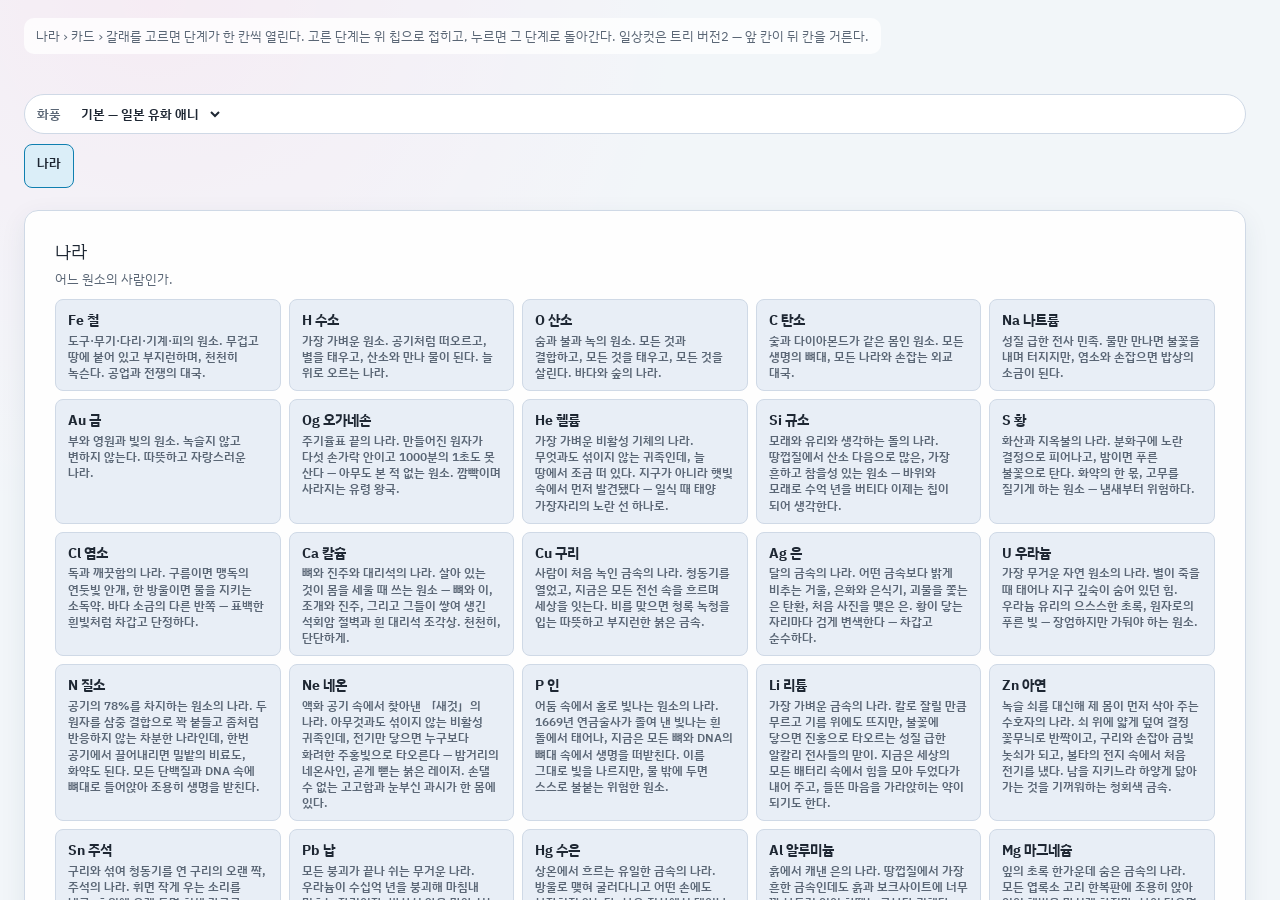
<file: prompt.html>
<!doctype html>
<html lang="ko">
<head>
<meta charset="utf-8">
<meta name="robots" content="noindex, nofollow, noarchive, noimageindex">
<meta name="viewport" content="width=device-width,initial-scale=1,viewport-fit=cover">
<meta name="theme-color" content="#f7f9fc">
<title>원소의 공방</title>
<style>@media (prefers-reduced-motion: no-preference) { @view-transition { navigation: auto; } }</style><script>addEventListener('pageswap', e => { const t = e.viewTransition; if (t) { t.skipTransition(); t.ready.catch(() => {}); } }); addEventListener('pagereveal', e => { const t = e.viewTransition; if (t) t.ready.catch(() => {}); });</script>   <!-- 공방 지도(polos0117.github.io)의 문에서 넘어올 때 페이드로 들어온다(2026-11-12 — 그쪽 README 「방에 들어가는 연출」). 여기서 나갈 때는 전환을 걸지 않아 공방 안에서 쪽을 옮길 때는 전과 같다. 모르는 브라우저는 그냥 넘어온다 -->
<!-- 생성기 — 공방 모음 통합 생성기 꼴(한 단계씩, 칩·판·아래 막대). 나라 › 카드(근본·가문주·주민) › 갈래(세계 그림 · 일상컷) › 단계 → 지시문·파일 이름·기록.
     세계 그림은 lib/prompt-element.js build, 일상컷은 트리 버전2(lib/casual-tree-v2.js + data/casual-tree-v2.json, 시대·장소·의상은 버전1 표)로 buildCasual.
     지시문은 생성기가 고른 값으로만 짓는다 — 손으로 고쳐 쓰지 않는다(IMAGE_RULES.md 1절). 고른 것은 이 브라우저에 저장한다(element_studio_v1). -->
<link rel="preconnect" href="https://fonts.googleapis.com">
<link rel="preconnect" href="https://fonts.gstatic.com" crossorigin>
<link rel="stylesheet" href="https://fonts.googleapis.com/css2?family=IBM+Plex+Sans+KR:wght@400;700&display=swap" media="print" onload="this.media='all'">   <!-- 본문 글꼴 — 화면 그리기를 막지 않게(오면 바뀐다). 제목 글꼴은 lib/workspace-theme.js 가 공간 것 하나만 -->
<noscript><link rel="stylesheet" href="https://fonts.googleapis.com/css2?family=IBM+Plex+Sans+KR:wght@400;700&display=swap"></noscript>
<link rel="stylesheet" href="lib/workspace.css?v=3">
<script src="lib/workspace-theme.js?v=3"></script>
<script src="lib/words.js?v=39"></script>
<script src="lib/img.js?v=12"></script>
<script src="lib/prompt-spec.js?v=67"></script>
<script src="lib/look-spec.js?v=17"></script>
<script src="lib/casual-tree.js?v=req1"></script>
<script src="lib/casual-tree-v2.js?v=worm1"></script>
<script src="lib/prompt-element.js?v=59"></script>
<script src="lib/fresh.js?v=cdn1"></script>
<link rel="stylesheet" href="lib/room.css?v=2">
<link rel="stylesheet" href="lib/element.css?v=11">
<link rel="stylesheet" href="lib/studio.css?v=4">
<link rel="stylesheet" href="lib/material.css?v=5">
<script src="lib/favorites.js?v=2"></script>
<script src="lib/patch.js?v=1"></script>
<script src="lib/walk-core.js?v=7"></script>
<link rel="stylesheet" href="lib/toolbox.css?v=2">
</head>
<body class="prompt-page lab-page">
<div class="wrap"><div id="app"></div>
<main class="studio-wrap">
  <p class="lede" id="lede"></p>
  <button type="button" id="help" aria-label="?">?</button>
  <p id="status" role="status"></p>
  <div class="style-pick" id="style-pick" hidden><label for="st-style" id="st-style-label"></label><select id="st-style"></select></div>
  <nav class="hchips" id="chips"></nav>
  <section class="panel" id="panel" aria-live="polite"></section>
  <section class="result" id="out" hidden>
    <div class="row"><h3 id="out-title"></h3><small id="count"></small></div>
    <p id="unlocked-note"></p>
    <textarea id="prompt" readonly></textarea>
    <div class="row"><button type="button" class="btn pri" id="copy"></button><button type="button" class="btn" id="record"></button></div>
    <div id="ref"></div>
    <p class="file" id="file-name"></p>
    <div class="art-mini" id="art-mini"></div>
    <div id="record-out" hidden><textarea id="record-text" readonly></textarea></div>
  </section>
</main>
</div>
<nav class="hbar" id="hbar" hidden></nav>
<div class="hsheet" id="hsheet" hidden></div>
<script type="module">
import {h,render} from 'https://esm.sh/preact@10.24.3';
import {ToolBar} from './lib/toolbox.js?v=4';
render(h(ToolBar,{tool:'prompt'}),document.getElementById('app'));
window.AtelierFresh.watch();
</script>
<script>
/* 고정 글은 낱말 표에서 — 그 뒤 판은 lib/studio.js 가 그린다 */
(function () {
  var W = window.W;
  document.getElementById('lede').textContent = W('studio.lede');
  document.getElementById('st-style-label').textContent = W('studio.style');
  document.getElementById('help').removeAttribute('aria-label'); document.getElementById('help').textContent = '? ' + W('studio.help');
  document.getElementById('chips').setAttribute('aria-label', W('studio.chips'));
  document.getElementById('hbar').setAttribute('aria-label', W('studio.bar'));
  document.getElementById('out-title').textContent = W('studio.prompt');
  document.getElementById('prompt').setAttribute('aria-label', W('studio.prompt'));
  document.getElementById('record-text').setAttribute('aria-label', W('studio.record'));
  document.getElementById('copy').textContent = W('studio.copy');
  document.getElementById('record').textContent = W('studio.record');
})();
</script>
<script src="lib/studio.js?v=11"></script>
</body>
</html>
</file>
<file: lib/workspace.css>
/* Shared workspace — 원소 공방의 공간 다섯(실험실·천문대·연금술 공방·광산·제어실) 색. game-atelier 의 것을 열쇠 그대로 가져왔다(2026-10-30, 대비 4.5:1 이상). Room scenery lives in room.css. */
:root {
  --void:var(--bg);--panel:var(--card);--rule:var(--line);
  --ink:var(--text);--dim:var(--muted);--plate:var(--accent);
  --ui-font:13px;--ui-small:12px;--ui-height:40px;--ui-pad:8px;--ui-gap:8px;--gap:12px;
}
:root, :root[data-theme="sunlit"] {
  /* 한낮의 실험실 — 흰 벤치와 유리 기구에 드는 햇살, 플라스크의 하늘색·분홍, 구리 밸브 */
  color-scheme:light;
  --bg:#f3f6fa;--deck:#f7f9fc;--card:#ffffff;--card2:#e8eef6;--text:#1e2733;
  --muted:#5a6675;--line:#cfd9e6;--accent:#0f7fb0;--accent-soft:#dbeef8;--on-accent:#ffffff;
  --signal:#c2457a;--gold:#9a6b12;--ok:#22774d;--warn:#a85a12;--pattern:#0f7fb010;
  --g-reflex:#c2457a;--g-growth:#9a6b12;--g-mind:#0f7fb0;--g-explore:#22774d;
  --shadow:0 8px 26px #1e3a5a14;
}
:root[data-theme="moonlit"] {
  /* 심야 천문대 — 남색 밤하늘, 황동 망원경, 보랏빛 성운 */
  color-scheme:dark;
  --bg:#0e1020;--deck:#12152a;--card:#181c34;--card2:#212646;--text:#eef0fa;
  --muted:#b6bbd6;--line:#353c62;--accent:#c9a0ff;--accent-soft:#342a55;--on-accent:#140f24;
  --signal:#5fd3e8;--gold:#e6c27a;--ok:#7fe3a8;--warn:#f7b56a;--pattern:#c9a0ff10;
  --g-reflex:#ff7fa0;--g-growth:#e6c27a;--g-mind:#7fb7ff;--g-explore:#7fe3a8;
  --shadow:0 10px 30px #00000066;
}
:root[data-theme="hanok"] {
  /* 연금술 공방 — 누런 종이, 벽돌 화로의 붉음, 구리 도가니의 녹청 */
  color-scheme:light;
  --bg:#f6eedd;--deck:#f8f1e2;--card:#fdf8ee;--card2:#eedfc3;--text:#352a1c;
  --muted:#6c5a43;--line:#dcc6a1;--accent:#b4461c;--accent-soft:#f6ddd0;--on-accent:#ffffff;
  --signal:#1f7a6c;--gold:#946207;--ok:#2f7346;--warn:#9a5410;--pattern:#b4461c10;
  --g-reflex:#b4461c;--g-growth:#946207;--g-mind:#2a5f98;--g-explore:#2f7346;
  --shadow:0 8px 26px #5a321414;
}
:root[data-theme="forest"] {
  /* 숲속 광산 — 흙과 이끼, 갱도 등불의 호박빛, 광석의 구리·청록 */
  color-scheme:light;
  --bg:#eef0e6;--deck:#f2f3ea;--card:#fafbf4;--card2:#dfe4d0;--text:#26301f;
  --muted:#596650;--line:#c7d0b2;--accent:#3f7a3a;--accent-soft:#dbe9d4;--on-accent:#ffffff;
  --signal:#b06a2a;--gold:#8a6a1c;--ok:#3f7a3a;--warn:#8f5416;--pattern:#3f7a3a10;
  --g-reflex:#b1443a;--g-growth:#8a6a1c;--g-mind:#2f5f96;--g-explore:#3f7a3a;
  --shadow:0 8px 26px #2a3a1414;
}
:root[data-theme="phosphor"] {
  /* 가속기 제어실 — 검푸른 홀, 초록 화면, 호박색 표시등 */
  color-scheme:dark;
  --bg:#0a1216;--deck:#0d171c;--card:#122027;--card2:#182b33;--text:#e3f1f1;
  --muted:#a3bbbf;--line:#294650;--accent:#5fe3a3;--accent-soft:#1a3d33;--on-accent:#07150f;
  --signal:#ffb547;--gold:#ffd166;--ok:#7fe3a8;--warn:#ffb547;--pattern:#5fe3a310;
  --g-reflex:#ff8a7a;--g-growth:#ffd166;--g-mind:#6cc2ff;--g-explore:#5fe3a3;
  --shadow:0 10px 30px #0000005e;
}
:root[data-density="relaxed"] {
  --ui-font:15px;--ui-small:13px;--ui-height:46px;--ui-pad:12px;--ui-gap:10px;--gap:14px;
}
*,*::before,*::after {box-sizing:border-box}
body {margin:0;font:15px/1.55 'IBM Plex Sans KR','Pretendard','Apple SD Gothic Neo','Noto Sans KR',system-ui,sans-serif;background:var(--bg);color:var(--text)}
button,select,input,textarea,a,summary {-webkit-tap-highlight-color:transparent}
button,select,summary {touch-action:manipulation}
button,a,select,input,textarea,summary {scroll-margin-block:16px}
button:not(:disabled),select,summary {cursor:pointer}
button:disabled {opacity:.45;cursor:default}
button,input,select,textarea {accent-color:var(--accent)}
button:focus-visible,a:focus-visible,select:focus-visible,input:focus-visible,textarea:focus-visible,summary:focus-visible {
  outline:2px solid var(--accent);outline-offset:3px;
}
.sr-only {position:absolute;width:1px;height:1px;padding:0;margin:-1px;overflow:hidden;clip:rect(0,0,0,0);white-space:nowrap;border:0}
.workspace-header {flex:none;margin-bottom:18px}
.workspace-nav-row {display:flex;gap:6px;align-items:stretch}
.workspace-nav {display:flex;gap:5px;padding:5px;margin:0;background:var(--card);border:1px solid var(--line);border-radius:18px;flex-wrap:nowrap;flex:1 1 auto;min-width:0}
.header-fold {flex:0 0 44px;min-height:44px;padding:0;border:1px solid var(--line);border-radius:14px;background:var(--card);color:var(--muted);font:inherit;font-size:14px;cursor:pointer}
.header-fold:hover {color:var(--text);border-color:var(--accent)}
.workspace-header.folded .workspace-heading {display:none}
.workspace-header.folded {margin-bottom:10px}
.workspace-nav a {flex:1 1 0;display:flex;align-items:center;justify-content:center;min-width:0;min-height:44px;padding:0 2px;border:0;border-radius:12px;font-size:12px;font-weight:650;opacity:1;color:var(--muted);white-space:nowrap;overflow:hidden;text-overflow:ellipsis;text-decoration:none}
/* 항해는 다섯(서재·서가·프롬프트·결투·탐험) — 휴대폰에서도 다 한 줄에 든다(아주 좁은 화면은 gallery.css 끝의 규칙). 서재 탭이 늘 보이는 집으로 가는 길이다 */
@media (max-width:599px) { .workspace-nav {gap:2px;padding:4px} .workspace-nav a {padding:0 1px;font-size:12px} .header-fold {flex-basis:40px} }
/* 접어도 덮개에서는 제목을 아예 숨기지 않는다 — 문양(서재 링크, 44px 누르는 자리) + 제목 한 줄만 남긴다 */
@media (max-width:599px) {
  .workspace-header.folded .workspace-heading {display:flex;height:46px;padding:0 0 2px}
  .workspace-header.folded .workspace-title {align-self:stretch;min-height:44px}
  .workspace-header.folded .workspace-home {min-width:44px;min-height:44px}
  .workspace-header.folded .workspace-heading .crest-mark {width:28px;height:28px;padding:3px;border-radius:9px}
  .workspace-header.folded .workspace-heading h1 {font-size:15px;margin:0}
  .workspace-header.folded .workspace-heading p {display:none}
}
.workspace-nav a[aria-current="page"] {color:var(--text);background:var(--accent-soft);box-shadow:inset 0 -2px var(--accent)}
/* Reserve readable space for longer labels while keeping all six tabs on one row. */
.workspace-nav a[href="index.html"] {flex-grow:1.25}
.workspace-nav a[href="prompt.html"] {flex-grow:1.65}
.theme-dot {width:7px;height:7px;flex:none;border-radius:50%;background:var(--signal);box-shadow:0 0 0 3px var(--accent-soft)}
.workspace-heading {display:flex;justify-content:space-between;align-items:center;gap:18px;height:136px;padding:12px 0 18px;position:relative}
.workspace-title {display:flex;align-items:center;gap:14px;min-width:0;color:inherit;text-decoration:none}
/* 문양만 서재로 가는 링크다 — 보이는 글자가 없으니 접근성 이름 "서재" 가 보이는 이름과 어긋나지 않는다(WCAG 2.5.3) */
.workspace-home {display:grid;place-items:center;flex:none;min-width:44px;min-height:44px;color:inherit;border-radius:6px}
.workspace-home:hover .crest-mark {border-color:var(--accent)}
.workspace-title>div {min-width:0}
.crest-mark {width:60px;height:60px;padding:8px;flex:none;color:var(--accent);background:var(--accent-soft);border:1px solid var(--line);border-radius:20px}
.workspace-heading h1 {margin:3px 0 4px;font-size:clamp(24px,3.7vw,34px);line-height:1.2;letter-spacing:-.045em;font-weight:800;white-space:nowrap}
.workspace-heading p {margin:0;min-height:36px;color:var(--muted);font-size:12px;line-height:18px;word-break:keep-all}
.crest-signature {display:flex;flex-direction:column;align-items:flex-end;gap:7px;flex:none;font:10px ui-monospace,monospace;letter-spacing:.12em;color:var(--muted)}
.crest-name {color:var(--accent);font-weight:700;letter-spacing:.04em}
.crest-signature i {width:100px;height:6px;border-radius:9px;background:linear-gradient(to right,var(--accent) 0 52%,var(--card) 52% 57%,var(--signal) 57% 82%,var(--card) 82% 87%,var(--gold) 87%)}
.crest-signature b {font-size:8px;font-weight:500;letter-spacing:.18em}
/* Archive: compact search deck above an image-led collection. */
.dex-page main,.prompt-page .wrap {width:100%;max-width:1440px;margin:auto;padding:calc(16px + env(safe-area-inset-top)) 24px calc(24px + env(safe-area-inset-bottom));scrollbar-gutter:stable;scrollbar-width:thin;scrollbar-color:var(--line) transparent}
.dex-page header {margin:0;padding:0 14px 12px;border:1px solid var(--line);border-top:2px solid var(--accent);border-radius:12px;background:var(--deck);box-shadow:var(--shadow)}
.dex-page .tabs {border-bottom:1px solid var(--line);gap:4px}
.dex-page .tab {min-height:44px;padding:10px 15px;font-size:var(--ui-font);letter-spacing:0}
.dex-page .tab.on {border-color:var(--accent);color:var(--accent)}
.dex-page .ctl {gap:8px;padding-top:10px}
.dex-page .sw {border-radius:8px}
.dex-page .sw button {min-height:40px;font-size:var(--ui-font);padding:6px 12px}
.dex-page .sw button.on {background:var(--accent-soft);color:var(--text);box-shadow:inset 0 -2px var(--accent)}
.dex-page .search-row {gap:8px;padding-top:10px}
.dex-page .search-row input {min-height:44px;border-radius:8px;padding:10px 12px;font-size:14px}
.dex-page .filter-toggle {min-height:44px;min-width:66px;border-radius:8px}
.dex-page .filter-toggle[aria-expanded="true"] {color:var(--accent);border-color:var(--accent)}
.dex-page .ctl.filters select {min-height:44px;font-size:var(--ui-font)}
.dex-page .view-tools {margin:18px 0 12px;gap:8px;flex-wrap:wrap}
.dex-page .view-tools span {min-width:85px}
.dex-page .view-tools button {min-height:40px;font-size:11px;border-radius:8px}
.collection-count {color:var(--accent);font:700 12px ui-monospace,monospace;margin-left:8px;white-space:nowrap}
.dex-page .grid {grid-template-columns:repeat(auto-fill,minmax(155px,1fr))}
.dex-page.dex-compact .grid {grid-template-columns:repeat(auto-fill,minmax(112px,1fr))}
.dex-page .cell {border:1px solid var(--rule);border-radius:11px;background:var(--card);box-shadow:0 3px 12px #0001;transition:transform .18s,border-color .18s}
.dex-page .face {background:var(--card2)}
.dex-page .ph {flex-direction:column;gap:12px}
.dex-page .ph::before {content:'';display:block;flex:none;width:30px;height:30px;border:2px solid var(--line);border-radius:50%;background:radial-gradient(circle,var(--card2) 0 4px,var(--line) 4px 6px,transparent 6px),linear-gradient(transparent 46%,var(--line) 46% 54%,transparent 54%);opacity:.85}
.dex-page .cap {border-top:2px solid var(--cc);padding:10px 10px 11px;line-height:1.4;font-size:var(--ui-font)}
.dex-page .pg {min-width:32px;min-height:32px;bottom:7px;right:7px;border:1px solid #ffffff40;background:#101925d9;color:#fff;backdrop-filter:blur(5px)}
.dex-page .row {border-radius:10px;padding:12px}
.dex-page .sheet {box-shadow:0 -12px 60px #0004;border-radius:20px 20px 0 0}
.dex-page .sheet .bar {z-index:2;padding:12px 16px}
.dex-page .sheet .bar button {min-height:44px;min-width:44px}
.dex-page .sheet a,.dex-page .lnk a,.dex-page .row-tk {color:var(--accent)}
.dex-page .row-nt {color:var(--muted)}
.dex-page .foot {opacity:.75;letter-spacing:.04em}
.dex-page .zpg {color:#fff}
/* Studio: retain the Preact field components, give each group a real panel. */
.prompt-page button {min-height:var(--ui-height);padding:9px 12px;background:var(--card2);color:var(--text);border:1px solid var(--line);border-radius:8px;font-size:var(--ui-font);font-weight:600}
.prompt-page .panel {overflow:visible;background:transparent;border:0;border-radius:0}
.prompt-page .panel-head {display:flex;align-items:center;justify-content:space-between;gap:12px;padding:12px 16px;border:1px solid var(--line);border-radius:12px 12px 0 0;background:var(--card);border-top:2px solid var(--accent)}
.prompt-page .panel-head strong {font-size:13px;color:var(--text)}
.prompt-page .panel-head span {color:var(--muted);font-size:11px}
.prompt-page .form-section {display:grid;grid-template-columns:minmax(0,1fr);gap:16px;padding:16px 0}
.studio-setup,.studio-editor {min-width:0}
.section-caption {font-size:11px;font-weight:750;letter-spacing:.05em;color:var(--accent);margin:0 0 10px;display:flex;gap:9px;align-items:center}
.section-caption b {font:10px ui-monospace,monospace;padding:3px 6px;border:1px solid var(--line);border-radius:4px}
.prompt-page .field {padding:var(--ui-pad);background:var(--card);border-radius:10px}
.prompt-page .field label,.prompt-page .param-card label {font-size:var(--ui-small);line-height:1.5}
.prompt-page select,.prompt-page input[type="text"] {font-size:var(--ui-font);min-height:44px;background:var(--card);padding:10px;line-height:1.35}
.prompt-page .gender-tabs {padding:4px;gap:4px}
.prompt-page .gender-tabs .gt {min-height:44px;font-size:13px}
.prompt-page .gender-tabs .gt.on {background:var(--accent-soft);color:var(--text);box-shadow:inset 0 -2px var(--accent)}
.prompt-page .param-note {padding:10px 12px;font-size:var(--ui-small);line-height:1.65;border-left:2px solid var(--line);border-radius:0 8px 8px 0;background:var(--card)}
.prompt-page .grp {margin:0 0 12px;border:1px solid var(--line);border-radius:12px;background:var(--card);overflow:hidden}
.prompt-page .grp > summary {list-style:none;position:relative;display:flex;align-items:center;justify-content:space-between;gap:8px;min-height:54px;padding:14px 38px 14px 16px;background:var(--card2)}
.prompt-page .grp > summary::-webkit-details-marker {display:none}
.prompt-page .grp > summary::after {content:'+';position:absolute;right:16px;color:var(--accent);font:20px ui-monospace,monospace}
.prompt-page .grp[open] > summary::after {content:'−'}
.prompt-page .grp > summary > span {font-size:14px;font-weight:750;flex:none}
.prompt-page .grp > summary i {font-style:normal;font-size:11px;color:var(--muted);text-align:right}
.prompt-page .grp > summary em {font-style:normal;font-size:10px;color:var(--accent);margin-left:8px;font-weight:500}
.prompt-page .grp-in {padding:12px;display:grid;grid-template-columns:minmax(0,1fr);gap:10px;align-items:start}
.prompt-page .param-card {padding:var(--ui-pad);background:var(--card);border:1px solid var(--line);border-radius:9px}
.prompt-page .lab-lock {position:relative;min-height:36px;padding-right:42px;display:flex;align-items:center;margin-bottom:5px}
.prompt-page .lab-lock label {margin:0;overflow-wrap:anywhere}
.prompt-page .lab-lock .lockbtn.mini {width:36px;height:36px;min-height:36px;display:grid;place-items:center;border-radius:8px;opacity:1}
.prompt-page .sub-wrap {grid-column:1/-1;display:grid;grid-template-columns:minmax(0,1fr);gap:10px;border-left:2px solid var(--line);padding-left:10px}
.prompt-page .sub-wrap.on {border-left-color:var(--accent)}
.prompt-page .sub-head {grid-column:1/-1;font-size:11px;line-height:1.6;color:var(--muted);padding:3px 0}
.prompt-page .sub-head b {color:var(--accent)}
.prompt-page .sw-grid {grid-template-columns:repeat(auto-fill,minmax(48px,1fr));gap:6px}
.prompt-page .sw {min-height:52px;padding:5px 3px}
.prompt-page .sw u {font-size:10px}
.prompt-page .sw.on {box-shadow:0 0 0 1px var(--accent)}
.prompt-page .figcell {padding:6px}
.prompt-page .figure-picker-head {padding-top:4px;border-top:1px solid var(--line)}
.prompt-page .figure-auto {min-height:32px;background:var(--card);color:var(--muted);border-radius:999px}
.prompt-page .figure-auto.on {color:var(--text);border-color:var(--accent);background:var(--accent-soft)}
.prompt-page .figrow {gap:8px;padding:2px 1px 8px;scroll-snap-type:x proximity;scrollbar-width:thin}
.prompt-page .figcell {position:relative;flex:0 0 82px;min-height:128px;padding:7px 5px 6px;background:var(--card2);color:var(--muted);scroll-snap-align:start;justify-content:flex-end;overflow:hidden}
.prompt-page .figcell:hover {filter:none;border-color:var(--accent)}
.prompt-page .figcell.on {border-color:var(--accent);background:var(--accent-soft);color:var(--text);box-shadow:inset 0 -3px var(--accent)}
.prompt-page .figcell.on::after {content:'✓';position:absolute;top:5px;right:5px;width:19px;height:19px;display:grid;place-items:center;border-radius:50%;background:var(--accent);color:#fff;font-size:11px}
.prompt-page .figcell canvas {display:block;width:auto;max-width:72px;height:auto;margin:auto;pointer-events:none}
.prompt-page .figcell .body-figure {max-height:103px}
.prompt-page .figcell .hair-figure {max-height:88px}
.prompt-page .figcell b {display:block;width:100%;max-width:100%;font-size:10px;line-height:1.25;white-space:normal;text-align:center;overflow-wrap:anywhere}
.prompt-page .param-preview {background:var(--card2)}
.prompt-page .rnd-top {background:var(--accent-soft);border-color:var(--accent);color:var(--text);min-height:44px}
.prompt-page .save-bar {flex-wrap:wrap;gap:10px;padding:12px;background:var(--card);overflow-wrap:anywhere}
.prompt-page .save-bar > span {min-width:0}
.prompt-page .save-bar > span:last-child {flex-wrap:wrap}
.prompt-page .sb-drop {min-height:40px}
.prompt-page .rnd-tgt {padding:12px;gap:6px 12px}
.prompt-page .rnd-tgt label {min-height:40px}
.prompt-page .rnd-tgt input {width:17px;height:17px}
.prompt-page .param-actions {padding:0;grid-template-columns:repeat(2,minmax(0,1fr))}
.prompt-page .controls {position:static;padding:12px 16px;border:1px solid var(--line);border-radius:12px;background:var(--deck);box-shadow:var(--shadow);grid-template-columns:minmax(0,1fr) auto;gap:10px}
.prompt-page .controls button {min-height:46px}
.prompt-page .controls .primary {background:var(--accent);color:var(--on-accent);border-color:var(--accent)}
[data-theme="sunlit"] .prompt-page .controls .primary {color:#fff}
.prompt-page .status {padding:8px 4px;font-size:12px;overflow-wrap:anywhere}
.prompt-page .prompt-view {margin-top:12px;border:1px solid var(--line);border-radius:12px;overflow:hidden}
.prompt-page .prompt-view textarea {background:var(--card);color:var(--text);padding:18px;font-size:13px;line-height:1.7}
.prompt-page .prompt-view textarea:focus-visible {outline-offset:-3px}
.studio-selection {display:flex;gap:10px;align-items:center;margin:0 0 12px;padding:12px;background:var(--card2);border:1px solid var(--line);border-radius:10px}
.studio-selection > div {min-width:0}
.studio-selection small {display:block;font-size:10px;color:var(--muted);letter-spacing:.08em}
.studio-selection strong {display:block;font-size:15px;overflow-wrap:anywhere}
.studio-selection .selection-count {margin-left:auto;white-space:nowrap;color:var(--accent);font:11px ui-monospace,monospace}
@media (hover:hover) {
  .workspace-nav a:hover,button:not(:disabled):hover {filter:brightness(1.12)}
  [data-theme="sunlit"] button:not(:disabled):hover {filter:brightness(.96)}
  .dex-page .cell:hover {transform:translateY(-3px);border-color:var(--accent)}
}
/* Fold inner display: use the added width without squeezing fields into tiny columns. */
@media (min-width:680px) {
  .prompt-page .grp-in,.prompt-page .sub-wrap {grid-template-columns:repeat(2,minmax(0,1fr))}
  .studio-setup {display:grid;grid-template-columns:repeat(2,minmax(0,1fr));column-gap:16px;align-content:start;align-items:start}
  .studio-setup > .section-caption,.studio-setup > .studio-selection {grid-column:1/-1}
  .setup-identity,.setup-options {min-width:0}
}
@media (min-width:1100px) {
  .prompt-page .form-section {grid-template-columns:310px minmax(0,1fr);gap:24px}
  .studio-setup {display:block;position:sticky;top:16px;align-self:start;max-height:calc(100dvh - 100px);overflow-y:auto;scrollbar-width:thin}
}
/* Fold cover display (~344–400 CSS px) and narrow split-screen. */
@media (max-width:599px) {
  .dex-page main,.prompt-page .wrap {padding-left:12px;padding-right:12px;padding-top:calc(12px + env(safe-area-inset-top))}
  .workspace-heading {height:104px;padding:12px 0 14px;gap:10px}
  .workspace-title {gap:10px}
  .crest-mark {width:44px;height:44px;padding:5px;border-radius:14px}
  .workspace-heading h1 {font-size:clamp(20px,5.7vw,25px)}
  .workspace-heading p {font-size:12px;line-height:16px;min-height:0;white-space:nowrap;overflow:hidden;text-overflow:ellipsis}   /* 폰 — 머리 설명은 한 줄(2026-11-02 점검) */
  .crest-signature {display:none}
  .dex-page header {padding:0 9px 10px;border-radius:10px}
  .dex-page .tab {flex:1;padding:10px 6px;white-space:nowrap;font-size:12px}
  .dex-page .tab b {font-size:10px;margin-left:3px}
  .dex-page .sw button {font-size:12px;padding:6px 9px;min-height:44px}
  .dex-page .ctl {gap:6px}
  .dex-page .grid {grid-template-columns:repeat(2,minmax(0,1fr));gap:10px}
  .dex-page.dex-compact .grid {grid-template-columns:repeat(3,minmax(0,1fr));gap:7px}
  .dex-page .cap {padding:8px;font-size:12px}
  .dex-page.dex-compact .cap {padding:6px 5px;font-size:10px}
  .dex-page .view-tools {gap:6px;margin:12px 0 10px;font-size:11px}
  .dex-page .view-tools button {padding:6px 8px;min-height:40px;font-size:10px}
  .prompt-page .panel-head {padding:11px 12px;align-items:flex-start;flex-direction:column;gap:3px}
  .prompt-page .grp > summary {padding:12px 32px 12px 12px;flex-wrap:wrap;gap:2px}
  .prompt-page .grp > summary i {font-size:10px;text-align:left}
  .prompt-page .grp-in {padding:9px;gap:9px}
  .prompt-page .param-card {padding:10px}
  .prompt-page .controls {padding:10px 10px calc(10px + env(safe-area-inset-bottom))}
  .prompt-page .controls button {font-size:13px}
}
@media (max-width:359px) {
  .workspace-nav a {font-size:12px}
}
@media (prefers-reduced-motion:reduce) {*,*::before,*::after {scroll-behavior:auto!important;transition:none!important}}
.workspace-heading::after {content:'';position:absolute;bottom:8px;left:0;width:66px;height:3px;border-radius:2px;background:linear-gradient(to right,var(--accent) 0 46%,transparent 46% 53%,var(--signal) 53% 79%,transparent 79% 86%,var(--gold) 86%)}
.build-stamp {display:block;margin:10px 0 0;text-align:right;color:var(--muted);font:10px/1.5 ui-monospace,monospace;opacity:.8}
@media (pointer:coarse) {
  .prompt-page .lab-lock {min-height:44px;padding-right:50px}
  .prompt-page .lab-lock .lockbtn.mini {width:44px;height:44px;min-height:44px}
}
.prompt-page .save-bar > span:last-child {max-width:100%}
.prompt-page .param-actions button {min-width:0;overflow-wrap:anywhere}

/* The page owns its scroll; quick actions stay at the real end instead of following it. */
html:has(.prompt-page) {height:100%;overflow:hidden;overscroll-behavior:none}
.prompt-page {height:100vh;height:100dvh;height:var(--atelier-vh,100dvh);min-height:0;overflow:hidden;position:relative}
.prompt-page .wrap {height:100%;min-height:0;overflow-y:auto;overflow-x:hidden;overscroll-behavior:contain;-webkit-overflow-scrolling:touch;padding-bottom:calc(24px + env(safe-area-inset-bottom))}
.prompt-page .prompt-dock {position:static;margin-top:12px;border:1px solid var(--line);border-radius:12px;padding-bottom:max(10px,calc(8px + env(safe-area-inset-bottom)))}
@media(max-width:640px) {
  .prompt-page .wrap {padding-bottom:calc(18px + env(safe-area-inset-bottom))}
  .prompt-page .prompt-dock {padding-bottom:max(8px,calc(5px + env(safe-area-inset-bottom)))}
}

/* Archive shell stays still; only the collection viewport scrolls. */
html:has(.dex-page) {height:100%;overflow:hidden;overscroll-behavior:none}
.dex-page {height:100vh;height:100dvh;height:var(--atelier-vh,100dvh);min-height:0;overflow:hidden;overscroll-behavior:none}
.dex-page main {display:flex;flex-direction:column;min-height:0;overflow:hidden;padding-bottom:0}
.dex-page header,.dex-page .view-tools {flex:none}
.dex-page header {position:relative;top:auto}
.dex-page .collection-scroll {flex:1 1 0;min-height:0;overflow-y:auto;overflow-x:hidden;overscroll-behavior:contain;-webkit-overflow-scrolling:touch;padding:3px 2px calc(18px + env(safe-area-inset-bottom));scrollbar-color:var(--line) transparent}
.dex-page .collection-scroll:focus-visible {outline:2px solid var(--accent);outline-offset:-2px}
.dex-page main.dex-scrolled header .tabs,
.dex-page main.dex-scrolled header>.ctl:not(.filters) {display:none}
.dex-page main.dex-scrolled header {padding:5px 8px 6px;border-radius:9px;box-shadow:0 6px 18px #0002}
.dex-page main.dex-scrolled header .search-row {padding:0}
.dex-page main.dex-scrolled .view-tools {margin:4px 0 5px;min-height:32px}
.dex-page main.dex-scrolled .view-tools button {min-height:32px;padding-block:4px}
.dex-page main.dex-scrolled .view-tools span {font-size:10px}
@media(max-width:599px) {
 .dex-page .view-tools {margin:8px 0}
}
@media(max-height:550px) {
 .workspace-heading {display:none}
}
@media(max-height:550px) and (min-width:600px) {
 .workspace-header {display:flex;gap:8px;align-items:center}
 .workspace-nav-row {flex:1}   /* 항해가 일곱 — 줄 전체를 쓴다. 안 그러면 내용 폭으로 줄어 탭 글자가 잘린다 */
 .workspace-nav {flex:1}
}

/* The laboratory's entry page also serves as the live theme palette. */
.lab-page {margin:0;color:var(--text)}
.lab-intro {margin:0 0 20px;display:flex;align-items:flex-start;justify-content:space-between;gap:24px}
.lab-intro h2 {font-size:clamp(23px,4vw,35px);letter-spacing:-.045em;line-height:1.3;margin:0 0 10px}
.lab-intro p {max-width:580px;color:var(--muted);font-size:14px;line-height:1.8;margin:0}
.lab-tag {display:inline-flex;align-items:center;gap:7px;border:1px solid var(--line);background:var(--card);border-radius:99px;padding:7px 12px;white-space:nowrap;color:var(--muted);font-size:11px}
.lab-tag::before {content:'';width:7px;height:7px;border-radius:50%;background:var(--signal)}
/* 패치 기록 — 집 화면에서만 열린다. 닫혀 있으면 자리를 차지하지 않는다 */
.patch-open {display:inline-flex;align-items:center;gap:7px;margin-top:10px;padding:8px 13px;min-height:40px;border:1px solid var(--line);border-radius:99px;background:var(--card);color:var(--muted);font:inherit;font-size:12px;cursor:pointer}
.patch-open:hover {color:var(--text);border-color:var(--accent)}
.patch-panel {margin:16px 0 0;padding:18px 20px;background:var(--card);border:1px solid var(--line);border-radius:20px;box-shadow:var(--shadow)}
.patch-head {display:flex;align-items:baseline;justify-content:space-between;gap:12px;margin:0 0 14px}
.patch-head h3 {margin:0;font-size:16px;letter-spacing:-.03em}
.patch-head p {margin:3px 0 0;color:var(--muted);font-size:12px}
.patch-close {flex:none;min-height:36px;padding:0 12px;border:1px solid var(--line);border-radius:12px;background:transparent;color:var(--muted);font:inherit;font-size:12px;cursor:pointer}
.patch-close:hover {color:var(--text);border-color:var(--accent)}
.patch-list {display:grid;gap:14px;max-height:52vh;overflow:auto;margin:0;padding:0;list-style:none}
.patch-entry {padding:0 0 13px;border-bottom:1px solid var(--line)}
.patch-entry:last-child {padding-bottom:0;border-bottom:0}
.patch-when {display:flex;flex-wrap:wrap;align-items:center;gap:8px;font:700 11px ui-monospace,monospace;letter-spacing:.06em;color:var(--accent)}
.patch-who {padding:2px 8px;border-radius:99px;background:var(--accent-soft)}
.patch-entry strong {display:block;margin:7px 0 6px;font-size:14px;letter-spacing:-.02em;font-weight:650}
.patch-entry ul {margin:0;padding-left:17px;color:var(--muted);font-size:12.5px;line-height:1.75}
@media (max-width:599px) { .patch-panel {padding:15px} .patch-list {max-height:60vh} }
.theme-gallery-head {display:flex;justify-content:space-between;align-items:baseline;gap:15px;margin-bottom:15px}
.theme-gallery-head h2 {font-size:18px;margin:0}
.theme-gallery-head p {font-size:12px;color:var(--muted);margin:0}
.theme-gallery {display:grid;grid-template-columns:repeat(4,minmax(0,1fr));gap:12px;margin-bottom:24px}
.prompt-page .theme-card {position:relative;min-width:0;text-align:left;border:1px solid var(--line);border-radius:18px;background:var(--card);color:var(--text);padding:16px;min-height:160px;box-shadow:var(--shadow)}
.theme-card[aria-pressed="true"] {outline:3px solid var(--accent);outline-offset:2px}
.theme-card .crest-mark {width:40px;height:40px;padding:5px;border-radius:13px;margin-bottom:12px}
.theme-card strong {display:block;font-size:13px}
.theme-card small {display:block;font-size:11px;color:var(--muted);margin-top:4px;font-weight:400}
.theme-swatches {position:absolute;right:15px;top:16px;display:flex;gap:4px}
.theme-swatches i {width:10px;height:10px;border-radius:50%;background:var(--accent)}
.theme-swatches i:nth-child(2) {background:var(--signal)}
.theme-swatches i:nth-child(3) {background:var(--gold)}
.theme-selected {position:absolute;right:14px;bottom:13px;color:var(--accent)}
@media(max-width:850px) {.theme-gallery{grid-template-columns:repeat(2,minmax(0,1fr))}}
@media(max-width:599px) {
 .lab-intro{display:block}.lab-tag{margin-top:14px}
 .theme-gallery-head{display:block}.theme-gallery-head p{margin-top:7px}
 .theme-gallery{gap:10px}.prompt-page .theme-card{padding:13px;min-height:163px}
}

/* 설정 — 메뉴 줄 끝의 ⚙. 누르면 테마·화면 밀도가 같은 폭 두 칸, 아랫줄에 머리 조작 */
.workspace-nav-row .workspace-nav {flex:1;min-width:0}
.appearance-controls {position:relative;display:flex;flex:none;margin:0}
.appearance-toggle {display:flex;align-items:center;justify-content:center;gap:5px;flex:0 0 54px;width:54px;min-height:44px;padding:0;border:1px solid var(--line);border-radius:8px;background:var(--card);color:var(--muted);font:inherit;font-size:17px;line-height:1;cursor:pointer}
.appearance-toggle:hover,.appearance-toggle[aria-expanded="true"] {color:var(--text);border-color:var(--accent)}
.appearance-toggle[aria-expanded="true"] {background:var(--accent-soft)}
.appearance-panel {position:absolute;right:0;top:calc(100% + 6px);z-index:90;width:min(340px,calc(100vw - 24px));display:grid;grid-template-columns:1fr 1fr;gap:10px;padding:12px;background:var(--card);border:1px solid var(--line);border-radius:12px;box-shadow:0 14px 34px #0009}
.appearance-panel label {display:flex;flex-direction:column;gap:6px;min-width:0;font-size:12px;color:var(--muted)}
.appearance-panel select {width:100%;min-width:0;min-height:44px;padding:8px 6px 8px 10px;border:1px solid var(--line);border-radius:8px;background:var(--card2);color:var(--text);font-size:13px;font-weight:600}
.appearance-extra {grid-column:1/-1;display:grid;grid-auto-flow:column;grid-auto-columns:1fr;gap:8px;padding-top:10px;border-top:1px solid var(--line)}
.appearance-extra button {flex:none;width:100%;min-height:42px;padding:6px 10px;font-size:12px;font-weight:700;border-radius:8px}
.appearance-extra .header-help[aria-pressed="true"] {color:var(--gold);border-color:var(--gold);background:var(--accent-soft)}
</file>
<file: lib/room.css>
/* 공간 풍경 — 공간마다 배경 그림 한 장(그림 저장소 element-atelier-img/backgrounds/room-<공간>.webp, 도트 공방의 그리기로 받은 가로 그림 1536×1024, 기록 records/backgrounds/)
   위에 빛 번짐 한 겹. 그림을 못 받으면 겹 무늬만 남는다. 무늬는 옅게 — 글자는 늘 불투명한 카드 위에 앉는다.
   game-atelier 의 room.css 에서 왔다(2026-10-30, 원소 공간 다섯으로 리뉴얼: 실험실·천문대·연금술 공방·광산·제어실) */
:root {
  --room-src:url("https://polos0117.github.io/element-atelier-img/backgrounds/room-sunlit.webp");
  --room-image:
    linear-gradient(180deg,#f3f6fa00 0,#f3f6fa66 55%,#f3f6fa 100%),
    radial-gradient(circle at 12% 0%,#ffd6e8aa 0,#ffd6e800 36%),
    var(--room-src);
  --room-paper:var(--bg);--room-rgb:243 246 250;
  --room-position:center 42%;--room-mobile-position:60% 34%;
}
:root[data-theme="moonlit"] {
  --room-src:url("https://polos0117.github.io/element-atelier-img/backgrounds/room-moonlit.webp");
  --room-image:
    linear-gradient(180deg,#0e102000 0,#0e102088 55%,#0e1020 100%),
    radial-gradient(circle at 80% 10%,#c9a0ff30 0,#c9a0ff00 40%),
    var(--room-src);
  --room-rgb:14 16 32;
}
:root[data-theme="hanok"] {
  --room-src:url("https://polos0117.github.io/element-atelier-img/backgrounds/room-hanok.webp");
  --room-image:
    linear-gradient(180deg,#f6eedd00 0,#f6eedd77 55%,#f6eedd 100%),
    radial-gradient(circle at 88% 70%,#ff9a4a33 0,#ff9a4a00 38%),
    var(--room-src);
  --room-rgb:246 238 221;
}
:root[data-theme="forest"] {
  --room-src:url("https://polos0117.github.io/element-atelier-img/backgrounds/room-forest.webp");
  --room-image:
    linear-gradient(180deg,#eef0e600 0,#eef0e677 55%,#eef0e6 100%),
    radial-gradient(circle at 70% 40%,#ffd08a33 0,#ffd08a00 36%),
    var(--room-src);
  --room-rgb:238 240 230;
  --room-position:center 47%;--room-mobile-position:62% 38%;
}
:root[data-theme="phosphor"] {
  --room-src:url("https://polos0117.github.io/element-atelier-img/backgrounds/room-phosphor.webp");
  --room-image:
    linear-gradient(180deg,#0a121600 0,#0a121688 55%,#0a1216 100%),
    radial-gradient(circle at 20% 8%,#5fe3a32a 0,#5fe3a300 38%),
    var(--room-src);
  --room-rgb:10 18 22;
}
:root[data-background="off"] {--room-image:none}
body.dex-page,body.prompt-page {
  background-color:var(--room-paper);
  background-image:var(--room-image);
  background-position:center top;background-size:cover;background-repeat:no-repeat;background-attachment:fixed;
}
/* 가운데 판은 반쯤 비친다 — 바탕 풍경이 카드 사이로 보이게(카드는 불투명) */
.dex-page main,.prompt-page .wrap {
  max-width:1360px;background:rgb(var(--room-rgb) / .55);
  box-shadow:0 0 60px #00000014;
}
html[data-background="off"] .dex-page main,html[data-background="off"] .prompt-page .wrap {background:var(--room-paper)}
.workspace-header {position:relative}
.workspace-heading .crest-name {font-family:var(--gallery-serif);font-size:12px;font-weight:500;letter-spacing:.03em}
.appearance-panel {border-radius:8px;box-shadow:var(--shadow)}
.appearance-panel .room-control {grid-column:1 / -1}
.appearance-panel select {border-radius:3px;background:var(--card)}
.editorial-kicker {color:var(--accent)}
/* 공간 고르기 — 첫 화면 아래. 그림이 왼쪽, 글이 오른쪽 */
.room-preview {display:grid;grid-template-columns:1.15fr 1fr;border:1px solid var(--line);margin:24px 0;background:var(--card)}
.room-preview-art {min-height:250px;background-color:var(--card2);background-image:var(--room-src);background-position:var(--room-position);background-size:cover;background-repeat:no-repeat}
.room-preview-copy {padding:32px;align-self:center}
.room-preview-copy h2 {font:700 28px/1.5 var(--gallery-serif,sans-serif);margin:0 0 12px}
.room-preview-copy>p:not(.editorial-kicker) {color:var(--muted);font-size:13px;line-height:1.9;max-width:38ch}
.room-choices {display:flex;flex-wrap:wrap;gap:8px;margin:20px 0 8px}
.room-choice {min-height:44px;padding:9px 12px;border:1px solid var(--line);border-radius:3px;background:var(--bg);color:var(--text);font:inherit;font-size:12px}
.room-choice[aria-pressed="true"] {background:var(--accent-soft);border-color:var(--accent);color:var(--accent);box-shadow:inset 0 -2px var(--accent)}
.room-choice:hover {border-color:var(--accent)}
.room-background-toggle {min-height:44px;margin-top:8px;padding:9px 16px;border:1px solid var(--line);border-radius:3px;background:var(--bg);color:var(--text);font:inherit;font-size:12px}
.room-background-toggle:hover {border-color:var(--accent)}
html[data-background="off"] .room-preview-art {display:none}
html[data-background="off"] .room-preview {grid-template-columns:1fr}
@media(max-width:599px) {
 .room-preview {grid-template-columns:1fr}
 .room-preview-art {min-height:170px;background-position:var(--room-mobile-position)}
 .room-preview-copy {padding:22px}
 .room-preview-copy h2 {font-size:25px}
}
@media(prefers-reduced-transparency:reduce) {.dex-page main,.prompt-page .wrap{background:var(--room-paper)}}
@media(forced-colors:active) {
 body.dex-page,body.prompt-page {background-image:none}
 .room-preview-art {display:none}
}
</file>
<file: lib/element.css>
/* 원소 공방 화면 — 첫 화면(주기율표·첫 묶음)·도감·생성기. 색은 lib/workspace.css 의 공간 변수만 쓴다 */
.wrap {max-width:1180px;margin:0 auto;padding:0 16px 48px}
.ek-kicker {margin:0 0 4px;color:var(--muted);font-size:12px;letter-spacing:.12em;text-transform:uppercase}
.ek-section {margin:18px 0 0;padding:22px 24px;background:var(--card2);border:1px solid var(--line);border-radius:18px}
.ek-section h2 {margin:4px 0 10px;font:700 24px/1.4 var(--gallery-serif,sans-serif);letter-spacing:-.03em}
.ek-section > p {margin:0 0 8px;color:var(--muted);line-height:1.7}
.ek-note {margin:12px 0 0;color:var(--muted);font-size:13px}
.ek-tag {font-size:13px}
/* 분류 색 — 주기율표 칸·도감 머리. 공간마다의 --g-* 를 빌려 쓰고 나머지는 섞는다 */
[data-cat="alkali"] {--cat:var(--g-reflex)} [data-cat="alkaline_earth"] {--cat:var(--warn)} [data-cat="transition"] {--cat:var(--g-mind)}
[data-cat="post_transition"] {--cat:var(--signal)} [data-cat="metalloid"] {--cat:var(--g-growth)} [data-cat="nonmetal"] {--cat:var(--g-explore)}
[data-cat="halogen"] {--cat:var(--accent)} [data-cat="noble_gas"] {--cat:#8a6cff} [data-cat="lanthanide"] {--cat:#c07a3a} [data-cat="actinide"] {--cat:#b04a7a} [data-cat="unknown"] {--cat:var(--muted)}

/* 주기율표 — 18열. 란타넘·악티늄족은 아래 두 줄 */
.ptable {display:grid;grid-template-columns:repeat(18,minmax(0,1fr));gap:3px;margin:8px 0 0}
.ptable .gap {grid-column:span 1}
.pcell {position:relative;display:flex;flex-direction:column;align-items:center;justify-content:center;aspect-ratio:1;min-width:0;padding:2px;border:1px solid var(--line);border-radius:6px;background:var(--card);color:var(--muted);text-decoration:none;font:600 11px/1.1 inherit;font-family:inherit;font-variant-numeric:tabular-nums}
.pcell small {font-size:10px;font-weight:500;opacity:.8}
.pcell b {font-size:14px;font-weight:700}
.pcell.on {color:var(--on-accent);background:var(--cat);border-color:var(--cat);box-shadow:var(--shadow)}
.pcell.on:hover,.pcell.on:focus-visible {filter:brightness(1.08);outline:2px solid var(--text);outline-offset:1px}
.pcell.f {opacity:.9}
.ptable-f {margin-top:8px}
@media (max-width:760px) {
  /* 폰 — 18열을 손가락 크기(44px)로 두고 옆으로 민다. 오른쪽 끝이 흐려 더 있다는 표시(2026-11-02 점검) */
  .ptable-scroll {overflow-x:auto;margin:0 -12px;padding:0 28px 6px 12px;scrollbar-width:thin;-webkit-mask-image:linear-gradient(90deg,#000 calc(100% - 28px),#0000);mask-image:linear-gradient(90deg,#000 calc(100% - 28px),#0000)}
  .ptable {width:max-content;grid-template-columns:repeat(18,44px);gap:3px} .pcell {border-radius:5px} .pcell b {font-size:13px} .pcell small {font-size:10px}
}

/* 첫 묶음 — 나라 카드 */
.nations {list-style:none;margin:0;padding:0;display:grid;grid-template-columns:repeat(auto-fill,minmax(240px,1fr));gap:12px}
.nation-card {padding:14px 16px;background:var(--card);border:1px solid var(--line);border-left:4px solid var(--cat,var(--accent));border-radius:14px;box-shadow:var(--shadow)}
.nation-top {display:flex;align-items:baseline;gap:10px}
.nation-top .sym {font:700 28px/1 var(--gallery-serif,inherit);color:var(--cat,var(--accent))}
.nation-top a {color:var(--text);text-decoration:none;font-size:16px;font-weight:700}
.nation-top a:hover,.nation-top a:focus-visible {color:var(--accent);text-decoration:underline}
.nation-top .en {color:var(--muted);font-size:12px}
.nation-persona {margin:8px 0 6px;font-size:14px;line-height:1.6}
.nation-meta {margin:0;color:var(--muted);font-size:12px;display:flex;gap:10px;flex-wrap:wrap}

/* 도감 */
.dex-pick {display:flex;flex-wrap:wrap;gap:6px;margin:12px 0}
.dex-pick a {min-height:40px;display:inline-flex;align-items:center;gap:6px;padding:6px 12px;border:1px solid var(--line);border-radius:999px;background:var(--card);color:var(--text);text-decoration:none;font-size:13px;font-weight:600}
.dex-pick a[aria-current="page"] {border-color:var(--cat,var(--accent));background:var(--cat,var(--accent));color:var(--on-accent)}
.dex-pick a .sym {font:700 14px inherit;font-family:inherit}
.dex-head {display:flex;flex-wrap:wrap;align-items:flex-end;gap:12px 18px}
.dex-head .sym {font:700 48px/1 var(--gallery-serif,inherit);color:var(--cat,var(--accent))}
.dex-head h2 {margin:0;font:700 26px/1.3 var(--gallery-serif,sans-serif)}
.dex-head .en {color:var(--muted)}
.facts {display:flex;flex-wrap:wrap;gap:6px 14px;margin:10px 0 0;padding:0;list-style:none;color:var(--muted);font-size:12px}
.facts b {color:var(--text);font-weight:600;margin-left:4px}
.traits {margin:10px 0 0;padding:0 0 0 18px;color:var(--text);font-size:14px;line-height:1.6}
.dex-progress {margin:8px 0 0;color:var(--muted);font-size:12px}
.row-head {display:flex;align-items:baseline;gap:10px;flex-wrap:wrap;margin:18px 0 8px}
.row-head h3 {margin:0;font-size:17px}
.row-head .en {color:var(--muted);font-size:12px}
.row-head .shared {color:var(--muted);font-size:12px}
.row-head .shared a {color:var(--accent)}
.row-head .elements {display:inline-flex;gap:4px}
.row-head .elements span {padding:1px 7px;border-radius:999px;border:1px solid var(--line);font:600 12px inherit;font-family:inherit;color:var(--muted)}
.row-persona {margin:0 0 8px;color:var(--muted);font-size:13px;line-height:1.6}
.worlds {display:grid;grid-template-columns:repeat(3,minmax(0,1fr));gap:8px}
.worlds.wide {grid-template-columns:repeat(3,minmax(0,1fr))}
.slot {display:block;width:100%;padding:0;text-align:left;color:inherit;font:inherit;background:var(--card);border:1px solid var(--line);border-radius:11px;overflow:hidden;cursor:pointer}
.slot[disabled] {cursor:default;opacity:.55;border-style:dashed}
.slot .face {display:block;position:relative;width:100%;aspect-ratio:2/3;background:var(--card2);overflow:hidden}
.slot .face img {display:block;width:100%;height:100%;object-fit:cover;object-position:center top}
.slot .ph {display:flex;align-items:center;justify-content:center;height:100%;padding:6px;color:var(--muted);font:12px/1.4 inherit;font-family:inherit;text-align:center}
.slot .cap {display:flex;justify-content:space-between;align-items:baseline;gap:6px;padding:6px 9px;font-size:12px;font-weight:700}
.slot .cap i {font-style:normal;font-weight:400;color:var(--muted);font-size:12px}
.citizen {display:grid;grid-template-columns:150px minmax(0,1fr);gap:12px;align-items:start;padding:10px 0;border-top:1px solid var(--line)}
.citizen .who b {display:block;font-size:15px}
.citizen .who i {display:block;font-style:normal;color:var(--muted);font-size:12px}
.citizen .who p {margin:6px 0 0;color:var(--muted);font-size:12px;line-height:1.5}
.citizen .worlds .slot .face {aspect-ratio:2/3}
@media (max-width:760px) {.citizen {grid-template-columns:1fr} .dex-head .sym {font-size:34px}}
/* 크게 보기 */
.lightbox {position:fixed;inset:0;z-index:50;display:flex;flex-direction:column;align-items:center;justify-content:center;gap:8px;padding:12px;background:#000c}
.lightbox img {max-width:100%;max-height:82vh;border-radius:8px;box-shadow:0 20px 60px #0008}
.lightbox .bar {display:flex;gap:8px;align-items:center;color:#fff;font-size:13px}
.lightbox button,.lightbox a {min-height:40px;padding:6px 12px;border:1px solid #fff6;border-radius:8px;background:#0008;color:#fff;font:inherit;font-size:13px;text-decoration:none}

/* 생성기 */
.studio {display:grid;grid-template-columns:minmax(0,380px) minmax(0,1fr);gap:16px;margin-top:16px}
@media (max-width:860px) {.studio {grid-template-columns:1fr}}
.pane {padding:16px;background:var(--card2);border:1px solid var(--line);border-radius:14px}
.pane h3 {margin:0 0 8px;font-size:14px;color:var(--muted)}
.field {display:grid;gap:5px;margin:0 0 12px;font-size:13px;color:var(--muted)}
.field select,.field textarea,.field input {width:100%;min-height:40px;padding:8px 10px;border:1px solid var(--line);border-radius:8px;background:var(--card);color:var(--text);font:inherit;font-size:14px}
.field textarea {min-height:64px;resize:vertical}
.chips {display:flex;flex-wrap:wrap;gap:6px}
.chips button {min-height:40px;padding:6px 12px;border:1px solid var(--line);border-radius:999px;background:var(--card);color:var(--text);font:inherit;font-size:13px;font-weight:600}
.chips button[aria-pressed="true"] {border-color:var(--accent);background:var(--accent);color:var(--on-accent)}
.chips button[disabled] {opacity:.45;border-style:dashed}
.out {width:100%;min-height:360px;padding:12px;border:1px solid var(--line);border-radius:10px;background:var(--card);color:var(--text);font:12px/1.55 ui-monospace,monospace;resize:vertical}
.out-head {display:flex;align-items:center;justify-content:space-between;gap:8px;margin:0 0 8px}
.out-head b {font-size:14px} .out-head small {color:var(--muted)}
.btn {min-height:40px;padding:6px 14px;border:1px solid var(--line);border-radius:8px;background:var(--card);color:var(--text);font:inherit;font-size:13px;font-weight:700}
.btn.pri {background:var(--accent);border-color:var(--accent);color:var(--on-accent)}
.file {margin:10px 0 0;font:12px ui-monospace,monospace;overflow-wrap:anywhere;color:var(--text)}
.file span {color:var(--muted);font-family:inherit;margin-right:6px}
.info {margin:12px 0 0;padding:12px;border:1px solid var(--line);border-radius:10px;background:var(--card);font-size:13px;line-height:1.6}
.info b {display:block;color:var(--muted);font-size:11px;letter-spacing:.06em;margin:6px 0 2px}
.info b:first-child {margin-top:0}
.record {margin-top:12px} .record summary {cursor:pointer;min-height:40px;display:flex;align-items:center;font-size:13px;font-weight:700}
.record textarea {min-height:180px}
.status {min-height:20px;margin:6px 0 0;color:var(--ok);font-size:12px}
.art-preview {margin-top:12px;display:flex;gap:10px;align-items:flex-start}
.art-preview img {width:120px;aspect-ratio:2/3;object-fit:contain;background:var(--card2);border-radius:8px;border:1px solid var(--line)}
.art-preview p {margin:0;color:var(--muted);font-size:12px}

/* 일상컷 줄 — 세계 셋 아래, 같은 칸 크기로 이어 붙는다 */
.worlds.casuals {margin-top:8px}
.alt-row {margin-top:8px}
.style-note {margin:6px 0 4px;color:var(--muted);font-size:12px}

/* 도감 판(2026-10-31) — 위에 붙는 판 · 카드마다 접기 · 작은 칸 · 크게 보기 넘기기 · 즐겨찾기 */
.about {margin:10px 0 0;font-size:13px;color:var(--muted)}
.about summary {cursor:pointer;min-height:44px;display:flex;align-items:center;gap:8px;font-weight:600;list-style:none;color:var(--accent)}
.about summary::-webkit-details-marker {display:none}
.about summary::before {content:'▸';display:inline-block;transition:transform .15s}
.about[open] summary::before {transform:rotate(90deg)}
@media (prefers-reduced-motion:reduce) {.about summary::before {transition:none}}
.about p {margin:4px 0 0;color:var(--text);line-height:1.7;font-size:14px}
.dex-toc {position:sticky;top:0;z-index:5;margin:12px -4px 4px;padding:10px 4px;background:color-mix(in srgb,var(--bg) 78%,transparent);-webkit-backdrop-filter:blur(10px) saturate(1.1);backdrop-filter:blur(10px) saturate(1.1);border-block:1px solid var(--line)}   /* 붙는 판 — 평평한 바탕 대신 비치는 막(2026-11-02 점검) */
.toc-row {display:flex;flex-wrap:wrap;gap:6px 10px;align-items:center}
.seg {display:inline-flex;border:1px solid var(--line);border-radius:999px;overflow:hidden;background:var(--card)}
.seg button {min-height:40px;padding:0 12px;border:0;background:none;color:var(--text);font:600 13px/1 inherit;font-family:inherit;cursor:pointer;white-space:nowrap}
.seg button+button {border-left:1px solid var(--line)}
.seg button[aria-pressed="true"] {background:var(--accent);color:var(--on-accent)}
.style-pick {display:inline-flex;align-items:center;gap:6px;min-height:40px;padding:0 4px 0 12px;border:1px solid var(--line);border-radius:999px;background:var(--card);color:var(--muted);font-size:13px;font-weight:600;white-space:nowrap}   /* 화풍 고르개(2026-11-04) — 고른 화풍의 그림만 */
.style-pick select {min-height:38px;max-width:62vw;padding:0 8px;border:0;border-radius:999px;background:none;color:var(--text);font:600 13px/1 inherit;font-family:inherit;cursor:pointer;text-overflow:ellipsis}
.style-pick select:focus-visible {outline:2px solid var(--accent);outline-offset:1px}
.slot.empty {cursor:default}
.dex-toc .fav-count {margin-left:auto;min-height:40px;display:inline-flex;align-items:center;padding:0 12px;border:1px solid var(--line);border-radius:999px;color:var(--text);text-decoration:none;font-size:13px;font-weight:600;white-space:nowrap}
.toc-jump {display:flex;gap:6px;margin-top:8px;overflow-x:auto;scrollbar-width:none;padding-bottom:2px}
.toc-jump::-webkit-scrollbar {display:none}
.toc-jump .jump {flex:0 0 auto;min-height:36px;padding:0 11px;border:1px solid var(--line);border-radius:999px;background:var(--card);color:var(--text);font:500 12px/1 inherit;font-family:inherit;cursor:pointer;white-space:nowrap}
.toc-jump .jump.tier-root,.toc-jump .jump.tier-lord {font-weight:800;border-color:var(--accent)}
.ek-card {scroll-margin-top:150px;padding:10px 0;border-top:1px solid var(--line)}
.cards {display:grid;gap:0}
.card-head {display:flex;align-items:baseline;gap:8px;margin:0 0 6px}
.card-head b {font-size:15px} .card-head i {font-style:normal;color:var(--muted);font-size:12px}
.card-head .fav-mark {margin-left:auto;color:var(--accent);font-size:12px;font-weight:700}
.ek-card .obj {margin:-2px 0 8px;color:var(--muted);font-size:12px;line-height:1.5}
.worlds.main {max-width:560px}
.worlds.casuals {grid-template-columns:repeat(auto-fill,minmax(112px,1fr));margin-top:8px}
.worlds.casuals .slot .face img {object-fit:contain;object-position:center}   /* 칸은 2:3 그대로 — 1:1 · 3:2 일상컷(2026-11-23)은 자르지 않고 칸 안에 */
.slot .cap {white-space:nowrap;overflow:hidden;text-overflow:ellipsis;display:block}
.slot.dead {opacity:.45;border-style:dashed;cursor:default;align-self:start}
.slot.dead .face {aspect-ratio:auto;height:44px}
.slot.dead .ph {font-size:12px}
.more-row {display:flex;flex-wrap:wrap;gap:6px;margin-top:8px}
.more-row .more {min-height:40px;padding:0 14px;border:1px solid var(--line);border-radius:999px;background:var(--card);color:var(--text);font:600 13px/1 inherit;font-family:inherit;cursor:pointer}
.more-row .more[aria-expanded="true"] {border-color:var(--accent);color:var(--accent)}
.none-note {margin:0;color:var(--muted);font-size:12px}
@media (min-width:900px) {.cards .ek-card.tier-citizen {display:grid;grid-template-columns:200px minmax(0,1fr);column-gap:16px;align-items:start} .ek-card.tier-citizen .obj {margin:0}}
/* 폰 — 위에 붙는 판은 두 줄(보기·세계·즐겨찾기 한 줄을 옆으로 밀고, 바로 가기 한 줄) */
@media (max-width:700px) {.toc-row {flex-wrap:nowrap;overflow-x:auto;scrollbar-width:none;gap:8px;padding-right:28px;-webkit-mask-image:linear-gradient(90deg,#000 calc(100% - 28px),#0000);mask-image:linear-gradient(90deg,#000 calc(100% - 28px),#0000)} .toc-row::-webkit-scrollbar {display:none} .seg,.style-pick,.dex-toc .fav-count {flex:0 0 auto} .dex-toc .fav-count {margin-left:0} .seg button {padding:0 10px}
  .ek-card {scroll-margin-top:140px}}   
.lightbox {justify-content:center}
.lightbox .lb-top {display:flex;gap:10px;align-items:baseline;flex-wrap:wrap;justify-content:center;color:#fff;font-size:13px;max-width:100%}
.lightbox .lb-top b {font-size:15px} .lightbox .lb-n {opacity:.7;font-variant-numeric:tabular-nums}
.lb-stage {position:relative;display:flex;align-items:center;justify-content:center;max-width:100%}
.lb-stage img {max-height:76vh}
.lb-nav {position:absolute;top:50%;transform:translateY(-50%);width:44px;height:64px;border:1px solid #fff4;border-radius:10px;background:#0007;color:#fff;font-size:30px;line-height:1;cursor:pointer}
.lb-nav.prev {left:6px} .lb-nav.next {right:6px}
.lightbox .fav-heart[aria-pressed="true"] {border-color:#ff8fb1;color:#ffb3c8}
/* 홀로 효과(lib/holo.js, 2026-11-12) — 그림 위에 빛만 더한다. 넘기기 단추는 그 위 */
.lb-stage canvas.holo-layer {position:absolute;z-index:1;pointer-events:none;mix-blend-mode:screen}
.lb-nav {z-index:2}
/* 넘기기 전환(2026-11-12) — 나가는 그림의 사본은 새 그림 아래, 홀로 빛 · 넘기기 단추는 그 위 */
.lb-stage img {position:relative;z-index:1}
.lb-stage .lb-ghost {position:absolute;z-index:0;pointer-events:none;background:center/contain no-repeat;will-change:opacity,transform}
.lightbox .holo-toggle[aria-pressed="true"] {border-color:#f5ddb2;color:#f5ddb2}
.fav-toast {position:fixed;left:50%;bottom:calc(22px + env(safe-area-inset-bottom));transform:translateX(-50%);z-index:90;max-width:calc(100vw - 32px);padding:9px 16px;border-radius:999px;background:#fff;color:#111;font-size:13px;font-weight:700;text-align:center;pointer-events:none}
.fav-toast:empty {display:none}
/* ── 점검(2026-11-02, frontend-design · ui-ux-pro-max) — 손가락 크기 · 나라 카드 전체가 도감 길 ── */
@media (max-width:700px) {
  .seg button,.toc-jump .jump,.dex-pick a,.dex-toc .fav-count,.more-row .more,.style-pick {min-height:44px}
  .toc-jump .jump {min-width:44px}
  .toc-jump {padding-right:28px;-webkit-mask-image:linear-gradient(90deg,#000 calc(100% - 28px),#0000);mask-image:linear-gradient(90deg,#000 calc(100% - 28px),#0000)}   /* 옆으로 더 있다는 표시 */
}
.nations .nation-card {position:relative}
.nations .nation-top a::after {content:'';position:absolute;inset:0;border-radius:inherit}
.nations .nation-card:hover {filter:brightness(1.04)}
.nations .nation-card:focus-within {outline:2px solid var(--accent);outline-offset:3px}
html:root :is(.room-choice,.room-background-toggle,.patch-open) {min-height:44px}
.row-head .shared a {display:inline-block;padding:13px 4px;margin:-13px 0}   /* 같은 물질 다른 나라 — 글 줄은 그대로, 누르는 자리만 44px */
</file>
<file: lib/studio.css>
/* 생성기 판 — 공방 모음(polos0117.github.io)의 통합 생성기(prompt.html) 모양을 이 공방의 공간 변수(workspace.css)로 옮겼다(2026-10-30, 사용자 「UI 는 허브 통합 생성기」).
   칩 한 줄(고른 단계) · 판(지금 단계의 선택지) · 결과. 폰(≤768)은 칩 레일 한 줄 + 아래 고정 막대 + 시트 — docs/PROMPT_MOBILE_PLAN.md(공방 모음) 그대로 */
.studio-wrap {max-width:none;margin:0}   /* 머리 · 메뉴와 왼쪽 줄을 맞춘다(2026-11-02 점검) */
.lede {margin:2px 0 14px;color:var(--muted);font-size:13px;word-break:keep-all}
#status {min-height:1.4em;margin:0 0 8px;color:var(--muted);font-size:13px}
.hchips {display:flex;flex-wrap:wrap;gap:6px;margin:0 0 12px}
.hchip {display:inline-flex;align-items:baseline;gap:6px;min-height:44px;padding:8px 12px;border:1px solid var(--line);border-radius:12px;background:var(--card);color:var(--text);cursor:pointer;font:600 13px/1.3 inherit;font-family:inherit;text-align:left;max-width:100%}
.hchip small {color:var(--muted);font-weight:500;font-size:11px}
.hchip.on {border-color:var(--accent);background:var(--accent-soft)}
.hchip .lock {font-size:12px}
.panel {margin:0 0 18px;padding:16px;border:1px solid var(--line);border-radius:14px;background:var(--card)}
.panel h3 {margin:0 0 6px;font:800 18px/1.3 var(--gallery-serif,inherit)}
.panel h4 {margin:12px 0 6px;color:var(--accent);font:700 13px/1.3 inherit;font-family:inherit}
.panel .note {margin:0 0 10px;color:var(--muted);font-size:13px;word-break:keep-all}
.panel .warn {color:var(--warn)}
.opts {display:grid;gap:8px;grid-template-columns:repeat(auto-fill,minmax(200px,1fr))}
.opt {display:grid;gap:2px;align-content:start;min-height:44px;padding:10px 12px;border:1px solid var(--line);border-radius:10px;background:var(--card2);cursor:pointer;text-align:left;text-decoration:none;color:var(--text);word-break:keep-all;font:inherit}
.opt b {font-weight:700;font-size:14px}
.opt b i {font-style:normal;color:var(--muted);font-weight:500;font-size:12px}
.opt span {color:var(--muted);font-size:12px;line-height:1.35}
.opt[aria-pressed="true"] {border-color:var(--accent);background:var(--accent-soft)}
.opt:disabled {opacity:.45;cursor:default}
.opt.out {opacity:.55;border-style:dashed}
.opt.out .why {color:var(--warn)}
.opt.out[aria-pressed="true"] {opacity:1}
.bar {display:flex;flex-wrap:wrap;align-items:center;justify-content:space-between;gap:8px;margin:12px 0 0}
.unlock {display:inline-flex;align-items:center;gap:8px;min-height:44px;color:var(--muted);font-size:13px}
.unlock input {width:20px;height:20px;accent-color:var(--accent)}
.rand {display:inline-flex;flex-wrap:wrap;gap:6px}
.prompt-page .btn {min-height:44px;padding:0 14px;border:1px solid var(--line);border-radius:99px;background:var(--card2);color:var(--text);cursor:pointer;font:600 13px/1 inherit;font-family:inherit}
.prompt-page .btn:hover {border-color:var(--accent);color:var(--accent)}
.prompt-page .btn.pri {background:var(--accent);border-color:var(--accent);color:var(--on-accent);font-weight:800}
.axis {display:grid;gap:4px;margin:0 0 10px;font-size:13px;color:var(--muted)}
.axis select,.axis input,.axis textarea {width:100%;min-width:0;min-height:44px;padding:8px 12px;border:1px solid var(--line);border-radius:10px;background:var(--card2);color:var(--text);font:inherit}
.axis textarea {resize:vertical}
.axis small {color:var(--muted);font-size:12px;line-height:1.4}
.result {padding:16px;border:1px solid var(--line);border-radius:14px;background:var(--card2)}
.result h3 {margin:0 0 6px;font:800 18px/1.3 var(--gallery-serif,inherit)}
.result textarea {width:100%;min-height:260px;padding:10px 12px;border:1px solid var(--line);border-radius:10px;background:var(--card);color:var(--text);font:13px/1.5 ui-monospace,Menlo,monospace;resize:vertical}
.result .row {display:flex;flex-wrap:wrap;align-items:center;gap:8px;margin:0 0 8px}
.result .row small {color:var(--muted)}
.result .file {margin:8px 0 0;font:12px ui-monospace,monospace;overflow-wrap:anywhere}
.result .file span {font-family:inherit;color:var(--muted);margin-right:6px}
/* 일상컷의 참고 그림(그 세계 그림) — 등록돼 있으면 작은 그림, 없으면 흐리게 */
.ref {display:flex;gap:8px;align-items:center;margin:8px 0 0;font:12px ui-monospace,monospace;overflow-wrap:anywhere}
.ref span {font-family:inherit;color:var(--muted);margin-right:2px}
.ref img {width:36px;aspect-ratio:2/3;object-fit:cover;border-radius:6px;border:1px solid var(--line)}
.ref.none {color:var(--muted)}
#unlocked-note {color:var(--warn);font-size:13px}
.art-mini {display:flex;gap:10px;align-items:center;margin:8px 0 0}
.art-mini img {width:72px;aspect-ratio:2/3;object-fit:contain;background:var(--card2);border-radius:8px;border:1px solid var(--line)}
.art-mini small {color:var(--muted);font-size:12px}
@media (max-width:600px) {.opts {grid-template-columns:1fr 1fr}}
/* 폰 */
.hbar,.hsheet,#help {display:none}
@media (max-width:768px) {
  html {scroll-padding-top:calc(var(--hchips-h,110px) + 10px);scroll-padding-bottom:calc(96px + env(safe-area-inset-bottom))}
  .lede {display:none} body.help .lede {display:block}
  #help {display:inline-flex;min-height:44px;align-items:center;justify-content:center;gap:4px;border:1px solid var(--line);border-radius:99px;background:var(--card);color:var(--text);font:600 13px inherit;font-family:inherit;padding:0 14px;margin:0 0 8px}
  .hchips {position:sticky;top:0;z-index:4;display:block;margin:0 -16px 12px;padding:6px 16px 8px;background:transparent;transition:background-color .2s}   /* 붙는 줄 — 바탕 장면을 뚝 자르던 불투명 띠를 걷음(2026-11-02 점검) */
  .hchips.stuck {background:color-mix(in srgb,var(--bg) 80%,transparent);-webkit-backdrop-filter:blur(10px);backdrop-filter:blur(10px);-webkit-mask-image:linear-gradient(180deg,#000 calc(100% - 10px),#0000);mask-image:linear-gradient(180deg,#000 calc(100% - 10px),#0000)}   /* 막은 내려 읽을 때만 */
  .hpath {display:flex;align-items:center;gap:4px;margin:0 0 6px;overflow-x:auto;scrollbar-width:none;white-space:nowrap;font-size:13px;color:var(--muted)}
  .hpath::-webkit-scrollbar {display:none}
  .hpath i {font-style:normal;opacity:.6}
  .hcrumb {flex:0 0 auto;min-height:44px;padding:0 6px;border:0;background:none;color:var(--text);font:600 13px/1 inherit;font-family:inherit;white-space:nowrap;max-width:140px;overflow:hidden;text-overflow:ellipsis}
  .hcrumb.on {color:var(--accent)}
  .hpath .n {flex:0 0 auto;position:sticky;right:0;margin-left:auto;padding:4px 0 4px 10px;background:linear-gradient(90deg,transparent,var(--bg) 10px);color:var(--accent);font:700 12px/1 ui-monospace,monospace}
  .hrail {display:flex;gap:6px;overflow-x:auto;scroll-snap-type:x proximity;scrollbar-width:none}
  .hrail::-webkit-scrollbar {display:none}
  .hchip {flex:0 0 auto;display:block;max-width:170px;min-height:44px;padding:9px 12px;white-space:nowrap;overflow:hidden;text-overflow:ellipsis;line-height:1.3;scroll-snap-align:center}
  .hchip small {margin-right:2px}
  .hchip.next {color:var(--muted);border-style:dashed}
  #out {display:none}
  .hres {margin:0 0 14px;padding:12px;border:1px solid var(--line);border-radius:12px;background:var(--card2)}
  .hres .h {display:flex;align-items:baseline;justify-content:space-between;margin:0 0 6px} .hres .h b {font:800 17px/1.3 var(--gallery-serif,inherit)} .hres .h small {color:var(--muted)}
  .hres-text {position:relative;margin:0;max-height:190px;overflow:hidden;white-space:pre-wrap;word-break:break-word;font:12px/1.5 ui-monospace,monospace;color:var(--text)}
  .hres-text::after {content:'';position:absolute;left:0;right:0;bottom:0;height:60px;background:linear-gradient(180deg,transparent,var(--card2))}
  .hres-text.open {max-height:none} .hres-text.open::after {display:none}
  .hres .more {margin:6px 0 0;min-height:44px;padding:0;border:0;background:none;color:var(--accent);font:600 13px/1 inherit;font-family:inherit}
  .hres .file {margin:8px 0 0;font:12px ui-monospace,monospace;overflow-wrap:anywhere;color:var(--muted)}
  .hsheet {display:block;position:fixed;inset:0;z-index:8;background:#000a}
  .hsheet[hidden] {display:none}
  .hsheet .pane {position:absolute;left:0;right:0;bottom:0;max-height:86dvh;display:flex;flex-direction:column;gap:8px;padding:12px 16px calc(12px + env(safe-area-inset-bottom));background:var(--card);border:1px solid var(--line);border-bottom:0;border-radius:18px 18px 0 0}
  .hsheet .h {display:flex;align-items:center;gap:8px} .hsheet .h b {font:800 17px/1.3 var(--gallery-serif,inherit)} .hsheet .h small {flex:1 1 auto;color:var(--muted);font-size:12px}
  .hsheet textarea {flex:1 1 auto;min-height:40dvh;width:100%;padding:10px 12px;border:1px solid var(--line);border-radius:10px;background:var(--card2);font:12px/1.5 ui-monospace,monospace;color:var(--text);resize:none}
  .hsheet .rand {margin:0}
  body.sheet .hbar {display:none}
  .axis:has(> select) {display:grid;grid-template-columns:38% 1fr;align-items:center;gap:4px 8px}
  .axis:has(> select) small {grid-column:1 / -1}
  .panel {scroll-margin-top:64px}
  .prompt-page .wrap {padding-bottom:calc(96px + env(safe-area-inset-bottom))}
  .hbar {position:fixed;left:0;right:0;bottom:0;z-index:6;display:flex;gap:6px;padding:8px 10px calc(8px + env(safe-area-inset-bottom));background:rgb(var(--room-rgb) / .96);border-top:1px solid var(--line);backdrop-filter:blur(8px)}
  .hbar[hidden],body.kb .hbar {display:none}
  .hbar .btn,.hbar .unlock {flex:1 1 0;min-width:0;justify-content:center;border-radius:12px;padding:0 10px;white-space:nowrap;overflow:hidden;text-overflow:ellipsis}
  .hbar .ico {flex:0 0 44px;padding:0}
  .hbar .pri {flex:1.2 1 0}
  .hbar .unlock {flex:1.3 1 0;display:flex;align-items:center;justify-content:flex-start;gap:6px;min-height:44px;border:1px solid var(--line);background:var(--card2);color:var(--text);font:600 13px/1 inherit;font-family:inherit;cursor:pointer}
  .hbar .unlock input {flex:0 0 16px;width:16px;height:16px;margin:0}
  .hbar .unlock span {flex:1 1 auto;min-width:0;overflow:hidden;text-overflow:ellipsis}
  .hbar .unlock i {font-style:normal;color:var(--muted)} .hbar:has(> :nth-child(4)) .unlock i {display:none}
  .hbar .unlock:has(input:checked) {border-color:var(--accent);color:var(--accent)}
  .opts {grid-template-columns:minmax(0,1fr);gap:6px}
  .opt {display:flex;align-items:center;gap:10px;min-height:48px;min-width:0;padding:0 12px}
  .opt::before {content:'';flex:none;width:14px;height:14px;border-radius:50%;border:2px solid var(--line)}
  .opt[aria-pressed="true"]::before {background:var(--accent);border-color:var(--accent);box-shadow:inset 0 0 0 3px var(--card2)}
  .opt b {flex:1 1 auto;min-width:0;white-space:nowrap;overflow:hidden;text-overflow:ellipsis}
  .opt b i {display:none}
  .opt span {flex:0 1 46%;min-width:0;text-align:right;white-space:nowrap;overflow:hidden;text-overflow:ellipsis}
  .opt.out {opacity:.6}
  .gtabs {display:flex;gap:6px;overflow-x:auto;scrollbar-width:none;margin:0 -16px 10px;padding:2px 16px}
  .gtabs::-webkit-scrollbar {display:none}
  .gtab {flex:0 0 auto;min-height:44px;padding:0 12px;border:1px solid var(--line);border-radius:99px;background:var(--card2);color:var(--muted);font:600 13px/1 inherit;font-family:inherit;white-space:nowrap}
  .gtab i {font-style:normal;opacity:.7;margin-left:2px}
  .gtab.on {background:var(--accent);color:var(--on-accent);border-color:var(--accent)}
  .panel h4 {position:sticky;top:var(--hchips-h,60px);z-index:1;margin:10px -4px 6px;padding:4px 4px;background:var(--card)}
  .hmenu {position:fixed;right:10px;bottom:calc(68px + env(safe-area-inset-bottom));z-index:7;display:grid;gap:6px;padding:8px;border:1px solid var(--line);border-radius:14px;background:var(--card);box-shadow:var(--shadow)}
  .hmenu .btn {justify-content:flex-start;width:100%}
}
/* 설계 줄·외형(세계 그림) — 설계표 값 목록, 외형 묶음은 접는 칸 */
.design-list {margin:4px 0 10px 28px;padding:0;color:var(--muted);font-size:12px;line-height:1.7}
.grp {margin:0 0 8px;border:1px solid var(--line);border-radius:10px;padding:0 12px}
.grp summary {min-height:44px;display:flex;align-items:center;cursor:pointer;font-weight:700}
.grp[open] {padding-bottom:8px}
.grp .axis {margin:6px 0}
.axis .lbl {display:inline-flex;align-items:center;gap:6px;flex-wrap:wrap}
.axis .dz {font-style:normal;padding:1px 6px;border-radius:999px;border:1px solid var(--line);color:var(--muted);font-size:11px;white-space:nowrap}
.hchips .hchip {min-height:44px}
@media (max-width:768px) {.hpath .hcrumb {min-height:44px} .opts .opt {min-height:48px}}   /* 손가락 크기 44px 이상(2026-11-02 점검) */

/* 화풍 고르개(2026-11-07 — 삼국지 공방과 같이) — 안 고르면 기본 화풍 */
.style-pick {display:flex;align-items:center;gap:8px;flex-wrap:wrap;margin:0 0 10px;font-size:13px}
.style-pick[hidden] {display:none}
.style-pick label {color:var(--muted)}
.style-pick select {min-height:36px;max-width:100%;font:inherit;padding:4px 8px}
</file>
<file: lib/material.css>
/* 공간별 꾸밈(2026-11-02) — 그림 단추 · 제목 글꼴. sam-atelier 의 lib/material.css 에서 같은 몫만 옮겼다(재질 타일 · 장식 틀은 아직 없다).
   현판 · 주 단추 · 보통 단추 · 둥근 단추: 공간마다 생성한 투명 그림 한 벌(그림 저장소 backgrounds/ui/ui-<공간>-<title|main|btn|round>.webp, 기록 records/backgrounds/ui-<공간>.json) — 타이틀(index.html)이 쓴다.
   제목 글꼴(--gallery-serif): 공간마다 하나 — 실험실 · 제어실 Orbit(기하 한글) · 천문대 Hahmlet(쐐기 세리프) · 연금술 공방 Song Myung(목판 명조) · 광산 Black Han Sans(새긴 간판). 본문은 IBM Plex Sans KR.
   굵기가 하나뿐인 글꼴이 있어 가짜 굵게(font-synthesis)를 끈다 */
:root[data-theme="sunlit"], :root:not([data-theme]) {--gallery-serif:'Orbit',sans-serif;--ui-title:url("https://polos0117.github.io/element-atelier-img/backgrounds/ui/ui-sunlit-title.webp");--ui-main:url("https://polos0117.github.io/element-atelier-img/backgrounds/ui/ui-sunlit-main.webp");--ui-btn:url("https://polos0117.github.io/element-atelier-img/backgrounds/ui/ui-sunlit-btn.webp");--ui-round:url("https://polos0117.github.io/element-atelier-img/backgrounds/ui/ui-sunlit-round.webp");--ui-ink:#e8fbff;--ui-glow:#3fd6e8;--ui-main-ink:#0f1a1c;--ui-main-shadow:#ffffff55}
:root[data-theme="moonlit"] {--gallery-serif:'Hahmlet',serif;--ui-title:url("https://polos0117.github.io/element-atelier-img/backgrounds/ui/ui-moonlit-title.webp");--ui-main:url("https://polos0117.github.io/element-atelier-img/backgrounds/ui/ui-moonlit-main.webp");--ui-btn:url("https://polos0117.github.io/element-atelier-img/backgrounds/ui/ui-moonlit-btn.webp");--ui-round:url("https://polos0117.github.io/element-atelier-img/backgrounds/ui/ui-moonlit-round.webp");--ui-ink:#f3e3a6;--ui-glow:#a78bfa;--ui-main-ink:#fff8ec;--ui-main-shadow:#000000b0}
:root[data-theme="hanok"] {--gallery-serif:'Song Myung',serif;--ui-title:url("https://polos0117.github.io/element-atelier-img/backgrounds/ui/ui-hanok-title.webp");--ui-main:url("https://polos0117.github.io/element-atelier-img/backgrounds/ui/ui-hanok-main.webp");--ui-btn:url("https://polos0117.github.io/element-atelier-img/backgrounds/ui/ui-hanok-btn.webp");--ui-round:url("https://polos0117.github.io/element-atelier-img/backgrounds/ui/ui-hanok-round.webp");--ui-ink:#ffd98a;--ui-glow:#f0a830;--ui-main-ink:#0f1a1c;--ui-main-shadow:#ffffff55}
:root[data-theme="forest"] {--gallery-serif:'Black Han Sans',sans-serif;--ui-title:url("https://polos0117.github.io/element-atelier-img/backgrounds/ui/ui-forest-title.webp");--ui-main:url("https://polos0117.github.io/element-atelier-img/backgrounds/ui/ui-forest-main.webp");--ui-btn:url("https://polos0117.github.io/element-atelier-img/backgrounds/ui/ui-forest-btn.webp");--ui-round:url("https://polos0117.github.io/element-atelier-img/backgrounds/ui/ui-forest-round.webp");--ui-ink:#ffd38a;--ui-glow:#ffb347;--ui-main-ink:#0f1a1c;--ui-main-shadow:#ffffff55}
:root[data-theme="phosphor"] {--gallery-serif:'Orbit',sans-serif;--ui-title:url("https://polos0117.github.io/element-atelier-img/backgrounds/ui/ui-phosphor-title.webp");--ui-main:url("https://polos0117.github.io/element-atelier-img/backgrounds/ui/ui-phosphor-main.webp");--ui-btn:url("https://polos0117.github.io/element-atelier-img/backgrounds/ui/ui-phosphor-btn.webp");--ui-round:url("https://polos0117.github.io/element-atelier-img/backgrounds/ui/ui-phosphor-round.webp");--ui-ink:#9dffb0;--ui-glow:#39ff6a;--ui-main-ink:#0f1a1c;--ui-main-shadow:#ffffff55}
html {font-synthesis:none}
.workspace-heading h1 {font-family:var(--gallery-serif,inherit);letter-spacing:0}
.ek-section h2,.dex-head h2,.room-preview-copy h2 {letter-spacing:0}
/* Orbit 은 낱말 사이가 넓다 — 제목 글꼴을 쓰는 자리만 좁힌다 */
:root:is([data-theme="sunlit"],[data-theme="phosphor"],:not([data-theme])) :is(.workspace-heading h1,.ek-section h2,.dex-head h2,.room-preview-copy h2,.panel h3,.result h3,.title-plaque h1,.menu-btn > span,.title-space .name b) {word-spacing:-.24em}
/* 프롬프트 판 — 바탕 장면 위에 글이 바로 앉아 읽기 힘들던 것(2026-11-02 점검): 판에 카드 바탕 */
.prompt-page .panel#panel,.prompt-page .result#out {background:color-mix(in srgb,var(--card) 92%,transparent);border:1px solid var(--line);border-radius:14px;padding:16px;box-shadow:var(--shadow)}
.prompt-page .lede {padding:8px 12px;border-radius:10px;background:color-mix(in srgb,var(--card) 80%,transparent);width:fit-content;max-width:100%}

/* ══ 장식 틀(2026-11-02, 사용자 「응 장식 틀도 만들어줘」) — sam-atelier 의 공간별 틀과 같은 방식 ══
   공간마다 생성한 틀 한 장(가운데 투명, 그림 저장소 backgrounds/frames/frame-<공간>.webp, 기록 records/backgrounds/frame-<공간>.json)을
   9칸 틀(border-image)로 섹션 · 판 · 패치 · 공간 고르기 · 나라 카드 · 결과 · 머리 메뉴에. 모서리 장식은 그대로, 변만 늘어난다(나무 · 리벳 변은 round 로 되풀이).
   레이아웃이 움직이지 않게 테 두께는 그대로 두고 그림 폭(border-image-width)만 키워 밖으로 조금 내민다. 「배경 끄기」 면 틀도 끈다. */
:root[data-theme="sunlit"], :root:not([data-theme]) {--frame:url("https://polos0117.github.io/element-atelier-img/backgrounds/frames/frame-sunlit.webp");--frame-slice:14%;--frame-rep:stretch}
:root[data-theme="moonlit"] {--frame:url("https://polos0117.github.io/element-atelier-img/backgrounds/frames/frame-moonlit.webp");--frame-slice:16%;--frame-rep:stretch}
:root[data-theme="hanok"] {--frame:url("https://polos0117.github.io/element-atelier-img/backgrounds/frames/frame-hanok.webp");--frame-slice:13%;--frame-rep:round}
:root[data-theme="forest"] {--frame:url("https://polos0117.github.io/element-atelier-img/backgrounds/frames/frame-forest.webp");--frame-slice:14%;--frame-rep:round}
:root[data-theme="phosphor"] {--frame:url("https://polos0117.github.io/element-atelier-img/backgrounds/frames/frame-phosphor.webp");--frame-slice:14%;--frame-rep:stretch}
html:not([data-background="off"]) :is(.ek-section,.prompt-page .panel#panel,.patch-panel,.room-preview) {border-image:var(--frame) var(--frame-slice) / 30px / 4px var(--frame-rep)}
html:not([data-background="off"]) :is(.nation-card,.prompt-page .result#out) {border-image:var(--frame) var(--frame-slice) / 20px / 3px var(--frame-rep)}
html:not([data-background="off"]) .workspace-nav {border-image:var(--frame) var(--frame-slice) / 16px / 2px var(--frame-rep)}
html:not([data-background="off"]) .nation-card {border-left-width:1px}   /* 나라 색 왼쪽 띠는 틀이 덮는다 — 색은 기호(.sym)가 가진다 */
html:not([data-background="off"]) :is(.ek-section,.prompt-page .panel#panel,.patch-panel) {padding:28px 30px 26px;margin-top:22px}   /* 글이 틀 그림(30px) 안쪽에 앉게 */
html:not([data-background="off"]) .prompt-page .result#out {padding:22px 24px}
@media (max-width:599px) {html:not([data-background="off"]) :is(.ek-section,.prompt-page .panel#panel,.patch-panel) {padding:26px 22px 22px}}
</file>
<file: lib/toolbox.css>
/* 도구 상자 · 도구 화면의 가는 막대(lib/toolbox.js, 2026-11-12). 판은 새 층과 같은 어두운 토큰을 여기 따로 둔다 — 도구 화면은 walk.css 를 싣지 않는다.
   폰은 아래에서 오르는 시트, 768 넘으면 오른쪽 아래에 붙은 판. 누르는 자리 44px */
.tb-open,.tb-backdrop,.tb-sheet {--tb-bg:#0d0f16;--tb-card:#161924;--tb-ink:#ece9f2;--tb-mute:#a9a5b8;--tb-line:#ffffff1f}
.tb-open {position:fixed;right:max(16px,env(safe-area-inset-right));bottom:max(16px,env(safe-area-inset-bottom));z-index:60;min-width:56px;min-height:56px;padding:0 18px;
  border:1px solid var(--tb-line);border-radius:999px;background:var(--tb-card);color:var(--tb-ink);font:700 14px/1 'IBM Plex Sans KR',system-ui,sans-serif;box-shadow:0 6px 22px #000a;cursor:pointer}
.tb-open[aria-expanded="true"] {border-color:var(--accent)}
.tb-backdrop {position:fixed;inset:0;z-index:1000;background:#000a}
.tb-sheet {position:fixed;left:0;right:0;bottom:0;z-index:1001;max-height:82vh;max-height:82dvh;overflow:auto;overscroll-behavior:contain;
  padding:10px 16px max(16px,env(safe-area-inset-bottom));background:var(--tb-bg);color:var(--tb-ink);border-top:1px solid var(--tb-line);border-radius:18px 18px 0 0;
  font:14px/1.5 'IBM Plex Sans KR',system-ui,sans-serif;box-shadow:0 -10px 30px #000a}
@media (min-width:768px) {.tb-sheet {left:auto;right:16px;bottom:16px;width:380px;border:1px solid var(--tb-line);border-radius:18px}}
.tb-sheet h2,.tb-sheet h3 {margin:0;font-size:15px}
.tb-sheet h3 {margin:6px 0 2px;font-size:13px;color:var(--tb-mute)}
.tb-head {display:flex;align-items:center;justify-content:space-between;gap:8px}
.tb-sheet button,.tb-sheet a,.tb-sheet select {min-height:44px;border:1px solid var(--tb-line);border-radius:12px;background:var(--tb-card);color:var(--tb-ink);font:inherit;cursor:pointer}
.tb-sheet :focus-visible {outline:2px solid var(--accent);outline-offset:2px}
.tb-close {padding:0 14px}
.tb-tools {display:grid;grid-template-columns:repeat(2,minmax(0,1fr));gap:8px;margin:10px 0}
.tb-tools a {display:flex;align-items:center;justify-content:center;padding:0 10px;text-decoration:none;font-weight:700;text-align:center}
.tb-tools a[aria-current="page"] {border-color:var(--accent);box-shadow:inset 0 -2px var(--accent)}
.tb-settings {display:grid;gap:8px;padding:10px 0;border-top:1px solid var(--tb-line)}
.tb-field {display:grid;grid-template-columns:minmax(0,1fr) minmax(0,1.6fr);align-items:center;gap:8px}
.tb-field select {width:100%;padding:0 10px}
.tb-seg {display:grid;grid-template-columns:1fr 1fr;gap:6px}
.tb-seg button[aria-pressed="true"] {background:var(--accent);border-color:var(--accent);color:var(--on-accent,#0b0a10);font-weight:700}
.tb-patch {padding-top:10px;border-top:1px solid var(--tb-line)}
.tb-patch > button {width:100%}
.tb-note {margin:8px 0 0;color:var(--tb-mute)}
.tb-patch-list {margin:8px 0 0;padding:0;list-style:none;display:grid;gap:10px}
.tb-patch-list .patch-when {margin:0;color:var(--tb-mute);font-size:12px}
.tb-patch-list strong {display:block;font-size:13px}
.tb-patch-list ul {margin:4px 0 0;padding-left:18px;color:var(--tb-mute);font-size:12.5px;overflow-wrap:anywhere}

/* 도구 화면의 가는 막대 — 탭 줄 · 큰 제목 대신. 겉모습은 그 화면의 토큰 그대로(테마 프로젝트 때 다시 본다) */
.tb-bar {display:flex;align-items:center;gap:8px;min-height:52px;margin:0 0 12px;padding:4px 0;border-bottom:1px solid var(--line)}
.tb-back {display:inline-flex;align-items:center;min-height:44px;padding:0 12px;border:1px solid var(--line);border-radius:12px;background:var(--card);color:var(--text);text-decoration:none;font-size:13px;font-weight:700;white-space:nowrap}
.tb-name {flex:1;min-width:0;margin:0;font-size:17px;white-space:nowrap;overflow:hidden;text-overflow:ellipsis}
.tb-bar .tb-open {position:static;min-height:44px;min-width:44px;padding:0 14px;box-shadow:none}

/* 땅 고르개(공방 안, 2026-11-13) — 그림 단추 여섯(셋씩 두 줄) + 풍경만 보기 */
.tb-lands {display:grid;gap:6px}
.tb-land-grid {display:grid;grid-template-columns:repeat(3,minmax(0,1fr));gap:6px}
.tb-land-grid button {position:relative;display:block;min-height:72px;padding:0;overflow:hidden;border:2px solid var(--tb-line);border-radius:12px;background:var(--tb-card);color:#fff;cursor:pointer}
.tb-land-grid button[aria-pressed="true"] {border-color:var(--accent)}
.tb-land-grid img {display:block;width:100%;height:72px;object-fit:cover}
.tb-land-grid b {position:absolute;left:0;right:0;bottom:0;padding:10px 2px 4px;background:linear-gradient(0deg,#000c,transparent);font-size:11.5px;font-weight:700;white-space:nowrap;text-align:center}
.tb-scenery {min-height:44px;border:1px solid var(--tb-line);border-radius:12px;background:var(--tb-card);color:var(--tb-ink);font:inherit;font-weight:700;cursor:pointer}
</file>
